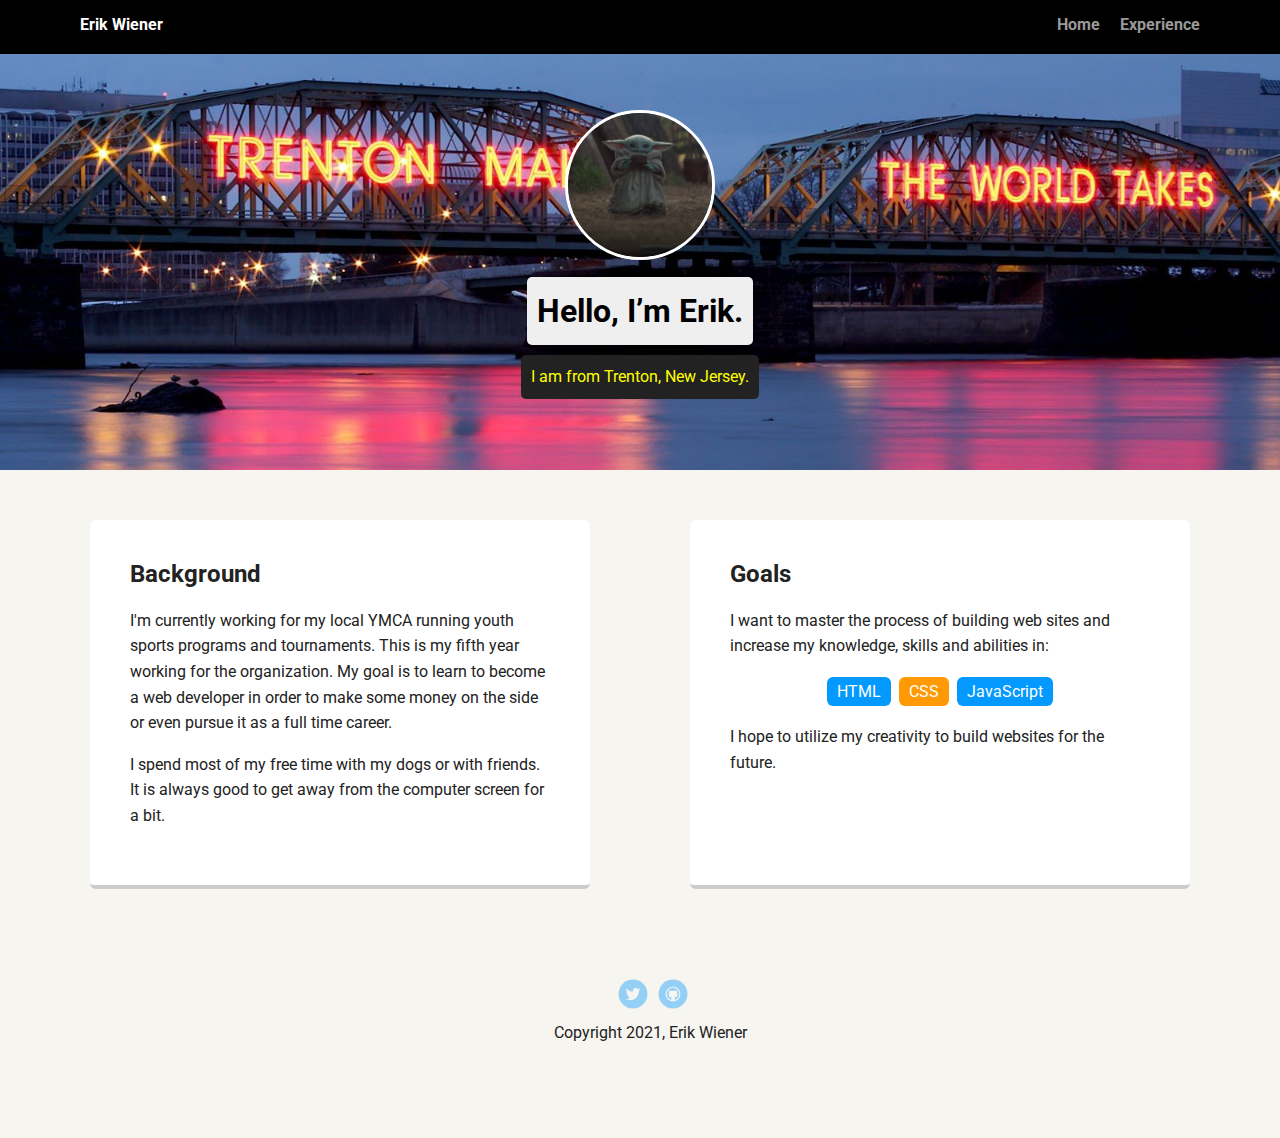
<file: index.html>
<!doctype html>
<html lang="en">
<head>
  <meta charset="utf-8">
  <title>Erik Wiener's Profile</title>
  <meta name="viewport" content="width=device-width, initial-scale=1.0">
  <link rel="stylesheet" href="styles.css">
  <link href="https://fonts.googleapis.com/css?family=Muli%7CRoboto:400,300,500,700,900" rel="stylesheet"></head>
  <body>

    <div class="main-nav">
        <ul class="nav">
          <li class="name">Erik Wiener</li>
          <li><a href="index.html">Home</a></li>
          <li><a href="experience.html">Experience</a></li>
        </ul>
    </div>

    <header>
      <img src="images/baby-yoda.jpg" alt="Picture of Baby Yoda" class="profile-image">
      <h1 class="tag name">Hello, I’m Erik.</h1>
      <p class="tag location">I am from Trenton, New Jersey.</p>
    </header>

    <main class="flex">
      <div class="card">
        <h2>Background</h2>
        <p>I'm currently working for my local YMCA running youth sports programs and tournaments. This is my fifth year working for the organization. My goal is to learn to become a web developer in order to make some money on the side or even pursue it as a full time career. </p>
        <p>I spend most of my free time with my dogs or with friends. It is always good to get away from the computer screen for a bit.</p>
      </div> 

      <div class="card">
        <h2>Goals</h2>
        <p>I want to master the process of building web sites and increase my knowledge, skills and abilities in:</p>
        <ul class="skills">
          <li>HTML</li>
          <li>CSS</li>
          <li>JavaScript</li>
        </ul>
        <p>I hope to utilize my creativity to build websites for the future. </p>
      </div> 

    </main>
    <footer>
      <ul>
        <li><a href="https://twitter.com/Erik_Wiener" class="social twitter">Twitter</a></li>
        <li><a href="https://github.com/Erik-Wiener" class="social github">Github</a></li>
      </ul>
      <p class="copyright">Copyright 2021, Erik Wiener</p>
    </footer>
  </body>
  </html>
</file>
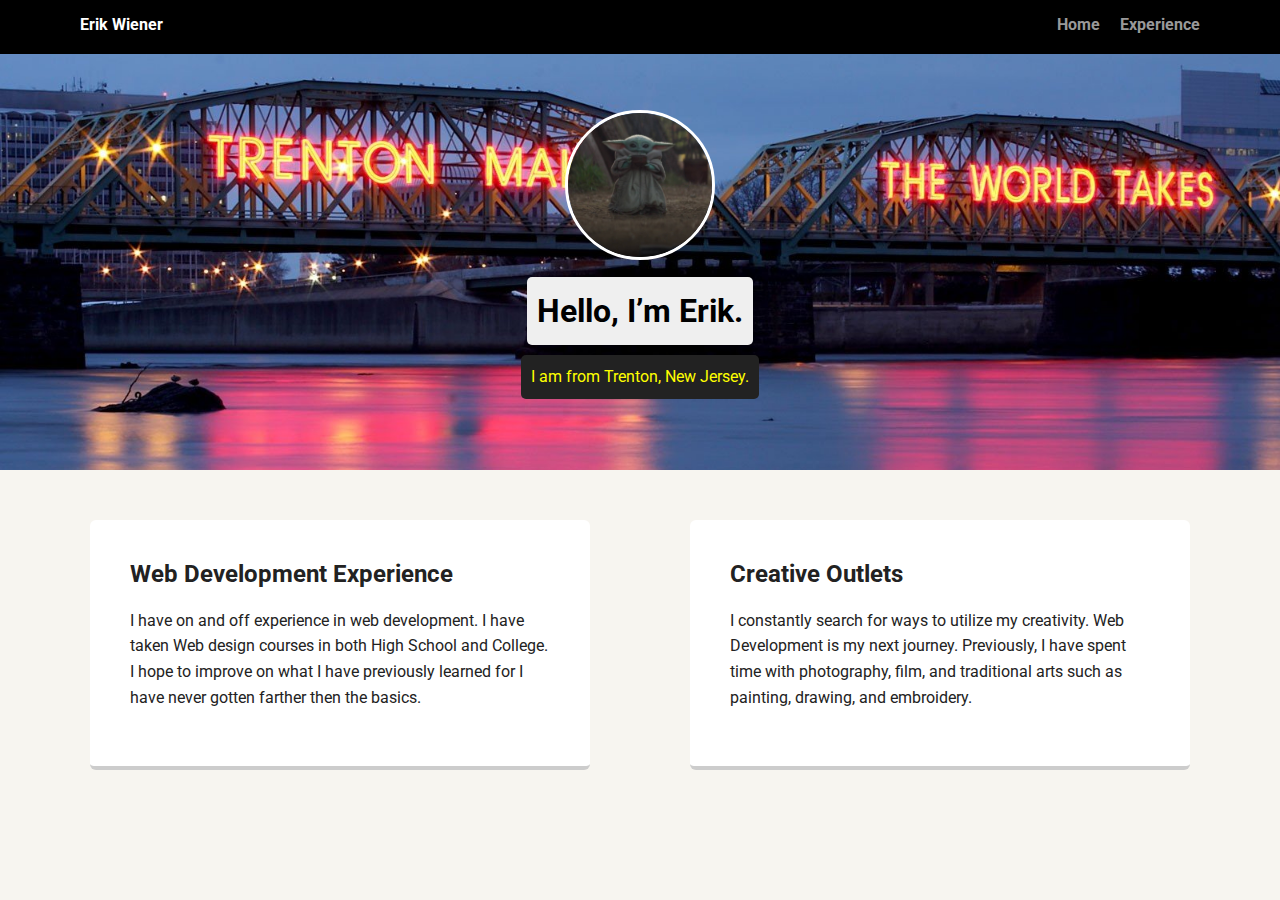
<file: experience.html>
<!doctype html>
<html lang="en">
<head>
  <meta charset="utf-8">
  <title>Erik Wiener's Profile</title>
  <meta name="viewport" content="width=device-width, initial-scale=1.0">
  <link rel="stylesheet" href="styles.css">
  <link href="https://fonts.googleapis.com/css?family=Muli%7CRoboto:400,300,500,700,900" rel="stylesheet"></head>

<body>

	<div class="main-nav">
        <ul class="nav">
          <li class="name">Erik Wiener</li>
          <li><a href="index.html">Home</a></li>
          <li><a href="experience.html">Experience</a></li>
        </ul>
    </div>
	
	<header>
      <img src="images/baby-yoda.jpg" alt="Picture of Baby Yoda" class="profile-image">
      <h1 class="tag name">Hello, I’m Erik.</h1>
      <p class="tag location">I am from Trenton, New Jersey.</p>
    </header>
	
	<main class="flex">
      <div class="card">
        <h2>Web Development Experience</h2>
        <p>I have on and off experience in web development. I have taken Web design courses in both High School and College. I hope to improve on what I have previously learned for I have never gotten farther then the basics.</p>
       </div> 
		
		<div class="card">
        <h2>Creative Outlets</h2>
        <p>I constantly search for ways to utilize my creativity. Web Development is my next journey. Previously, I have spent time with photography, film, and traditional arts such as painting, drawing, and embroidery.</p>
      </div> 
		
	</main>
</body>
</html>
</file>
<file: styles.css>
/* Global Layout Set-up */
* { 
  box-sizing: border-box;
}
  
body {
  margin: 0;
  padding: 0;
  text-align: center;
  font-family: 'Roboto', sans-serif;
  color: #222;
  background: #f7f5f0;
}
/* Link Styles */

a {
  text-decoration: none;
  color: #999;
}
a:hover {
  color: #6633ff;
}

/* Section Styles */

.main-nav {
  width: 100%;
  background: black;
  min-height: 30px;
  padding: 10px;
  position: fixed;
  text-align: center;
}
.nav {
  display: flex;
  justify-content: space-around;
  font-weight: 700;
  list-style-type: none;
  margin: 0 auto;
  padding: 0;
}

.nav .name {
    display: block;
    margin-right: auto;
    color: white;
}
.nav li {
  padding: 5px 10px 10px 10px;
}
.nav a {
  transition: all .5s;
}
.nav a:hover {
  color: white
}

header {
  text-align: center;
  background: url('images/trenton.jpg') no-repeat top center ;
  background-size: cover;
  overflow: hidden;
  padding-top: 60px;
}
header {
  line-height: 1.5;
}
header .profile-image {
  margin-top: 50px;
  width: 150px;
  height: 150px;
  border-radius: 50%;
  border: 3px solid white;
  transition: all .5s;
}
header .profile-image:hover {
  transform: scale(1.2) rotate(5deg);
}
.tag {
  background-color: #efefef;
  color: black;
  padding: 10px;
  border-radius: 5px;
  display: table;
  margin: 10px auto;
} 
.location {
  background-color: #222;
  color: yellow;
}
.card {
  margin: 30px;
  padding: 20px 40px 40px;
  max-width: 500px;
  text-align: left;
  background: #fff;
  border-bottom: 4px solid #ccc;
  border-radius: 6px;
  transition: all .5s;
}
.card:hover {
  border-color: #ff99ff;
}

ul.skills {
  padding: 0;
  text-align: center;
}

.skills li {
  border-radius: 6px;
  display: inline-block;
  background: #ff9904;
  color: white;
  padding: 5px 10px;
  margin: 2px;
}

.skills li:nth-child(odd) {
  background: #0399ff;
}

footer {
  width: 100%;
  min-height: 30px;
  padding: 20px 0 40px 20px;
}

footer .copyright {
  top: -8px;
  font-size: .75em;
}

footer ul {
  list-style-type: none;
  margin: 0;
  padding: 0;
}

footer ul li {
  display: inline-block;
}

a.social {
  display: inline-block;
  text-indent: -9999px;
  margin-left: 5px;
  width: 30px;
  height: 30px;
  background-size: 30px 30px;
  opacity: .4;
  transition: all .5s;
}
a.twitter {
  background-image: url(images/twitter.svg);
}
a.linkedin {
  background-image: url(images/linkedin.svg);
}
a.github {
  background-image: url(images/github.svg);
}
a.social:hover {
  opacity: 1;
}
.clearfix {
  clear: both;
}

/* Styles for larger screens */
@media screen and (min-width: 720px) {
  
  .flex {
      display: -ms-flexbox;      /* TWEENER - IE 10 */
      display: flex; 
      max-width: 1200px;
      -ms-flex-pack: distribute;
      justify-content: space-around;
      margin: 0 auto;
  }

  header {
    min-height: 470px;
  }

  .nav {
    max-width: 1200px;
    padding: 0 30px;
  }


  main {
    padding-top: 20px;
  }

  main p {
    line-height: 1.6em;
  }

  footer {
    font-size: 1.3em;
    max-width: 1200px;
    margin: 40px auto;
  }

}
</file>
